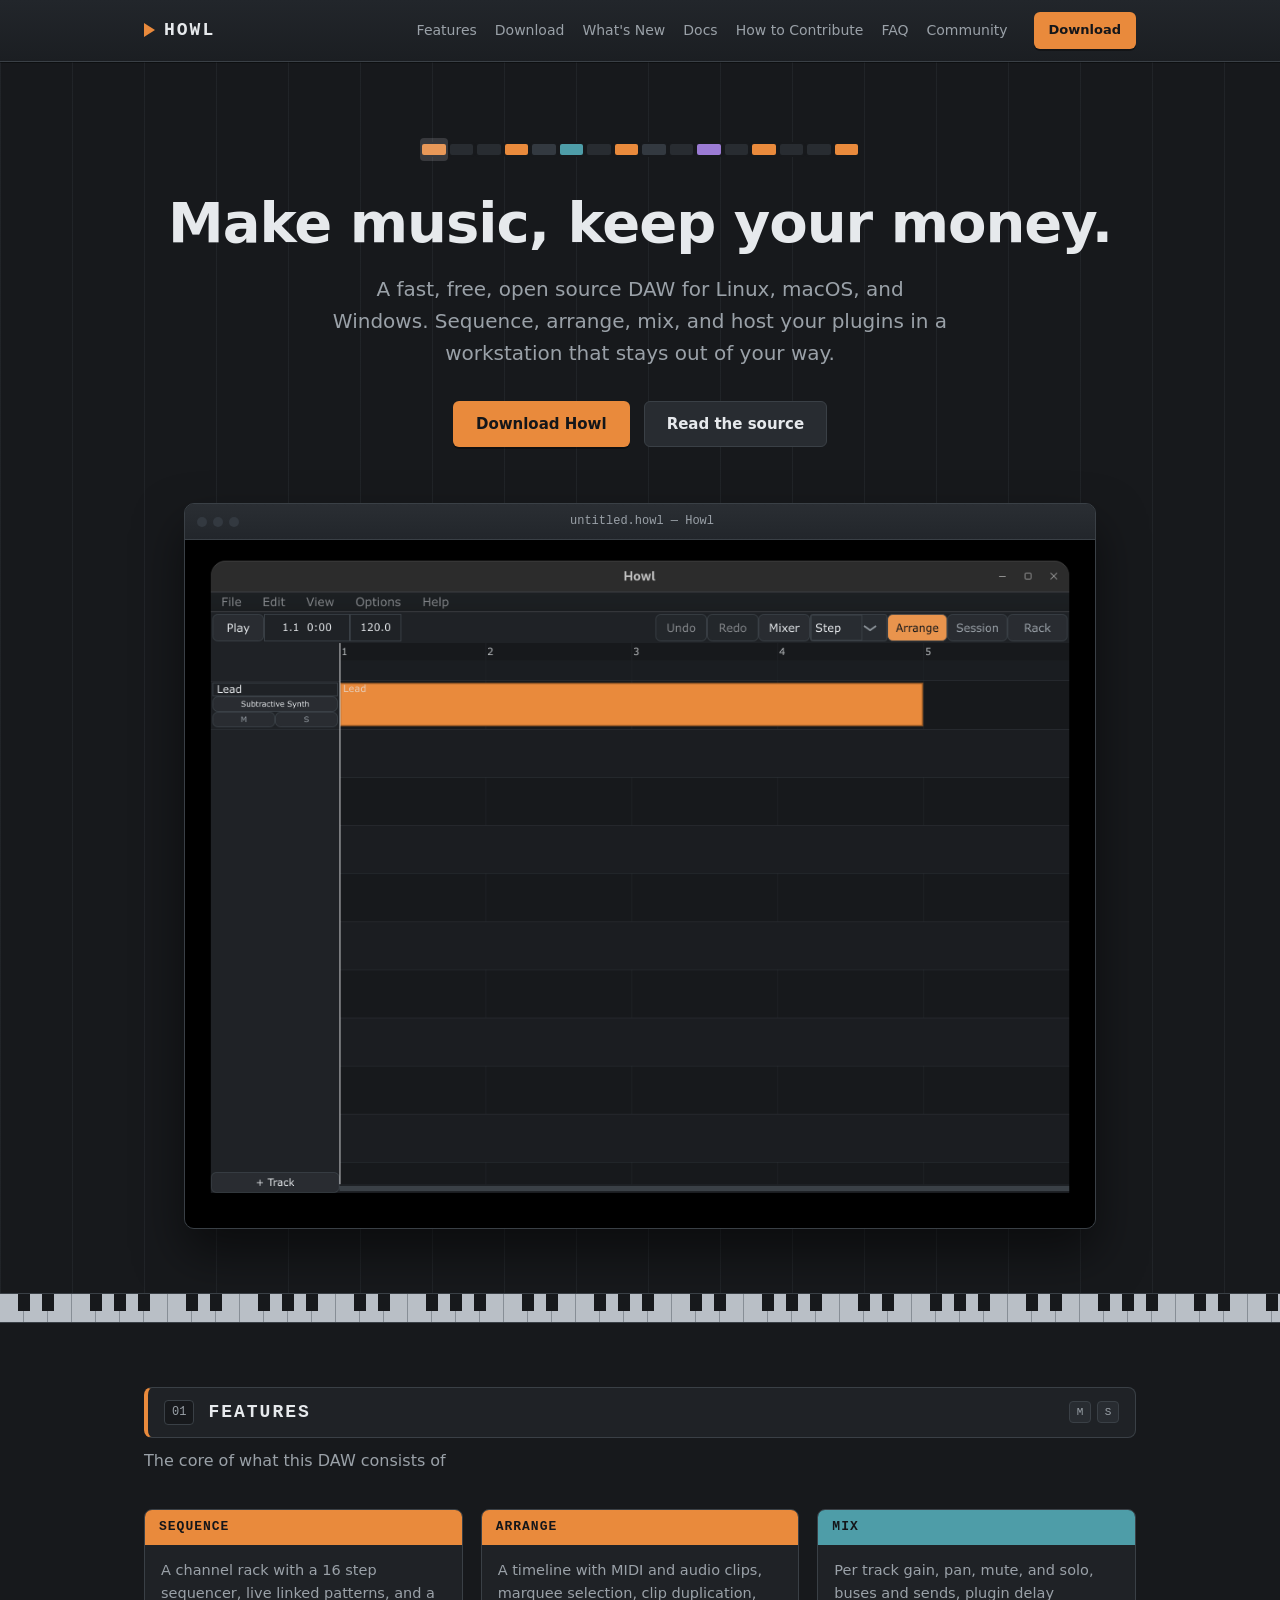
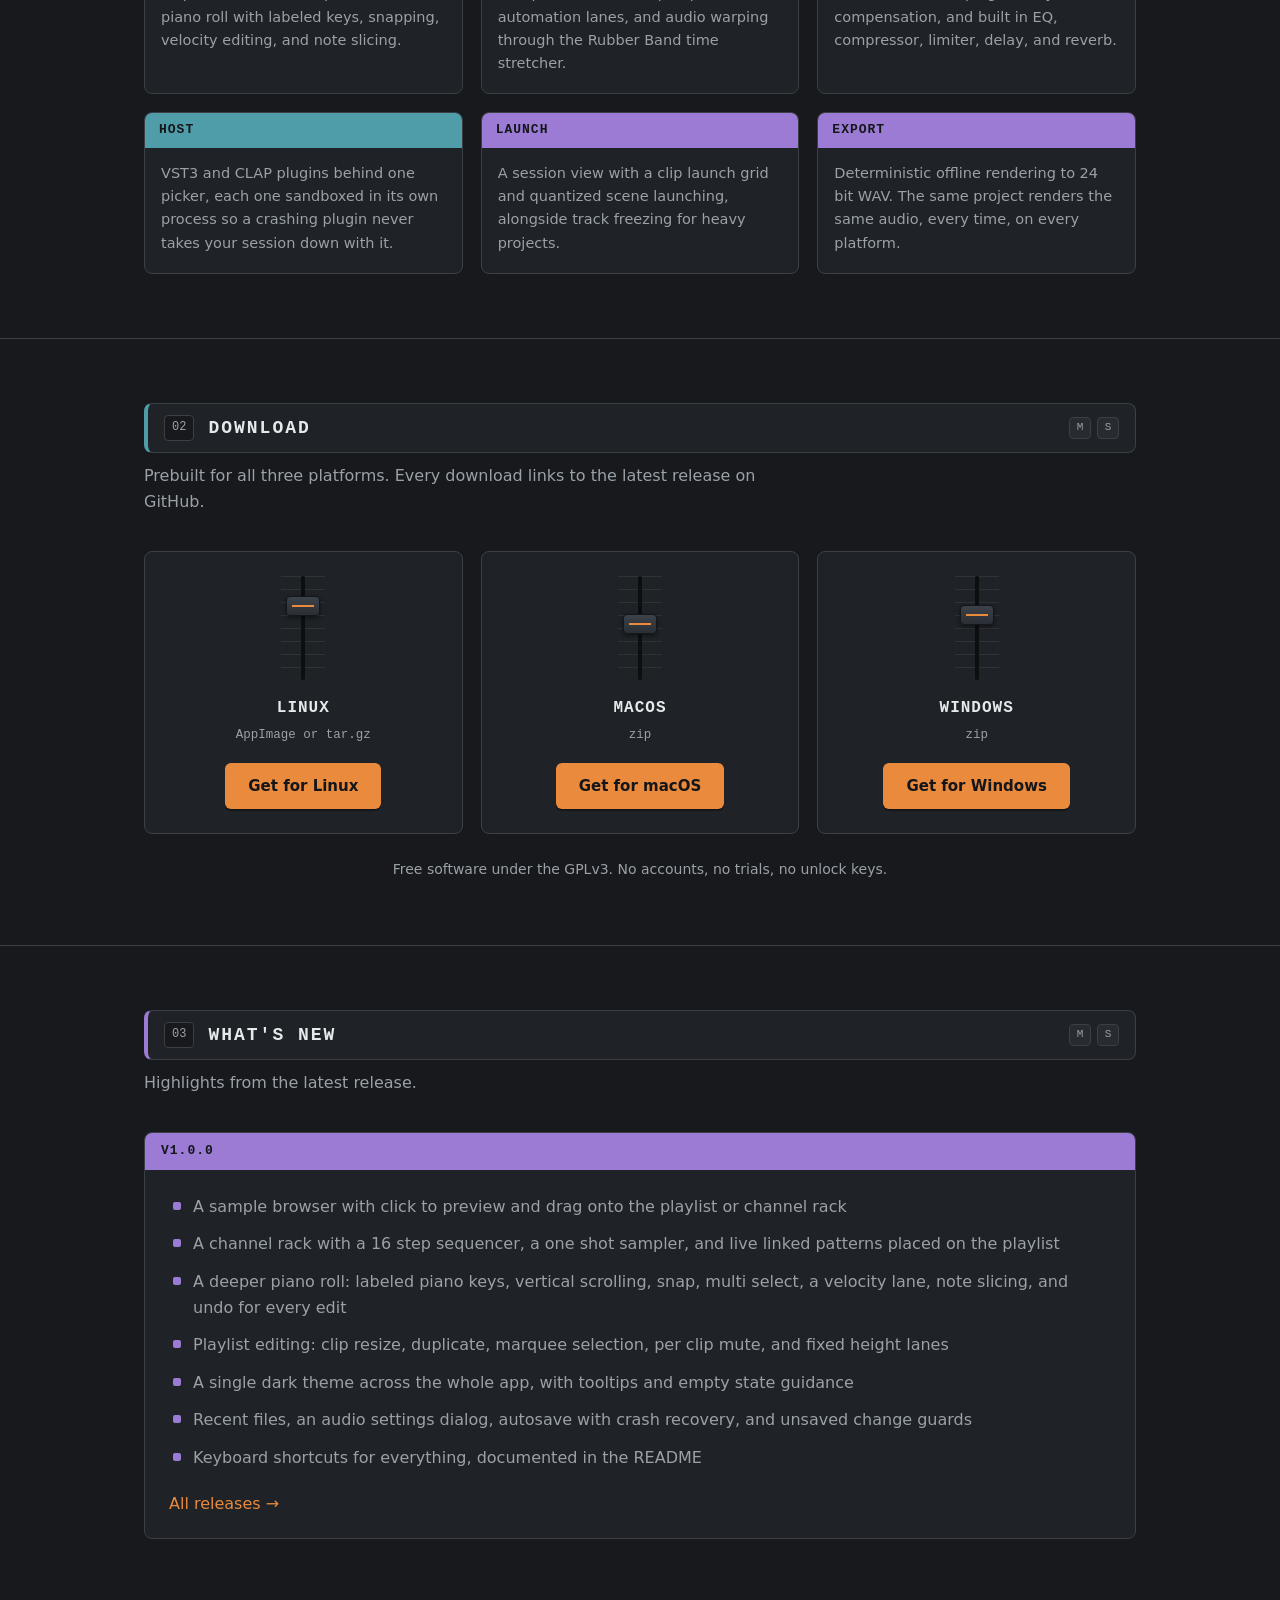
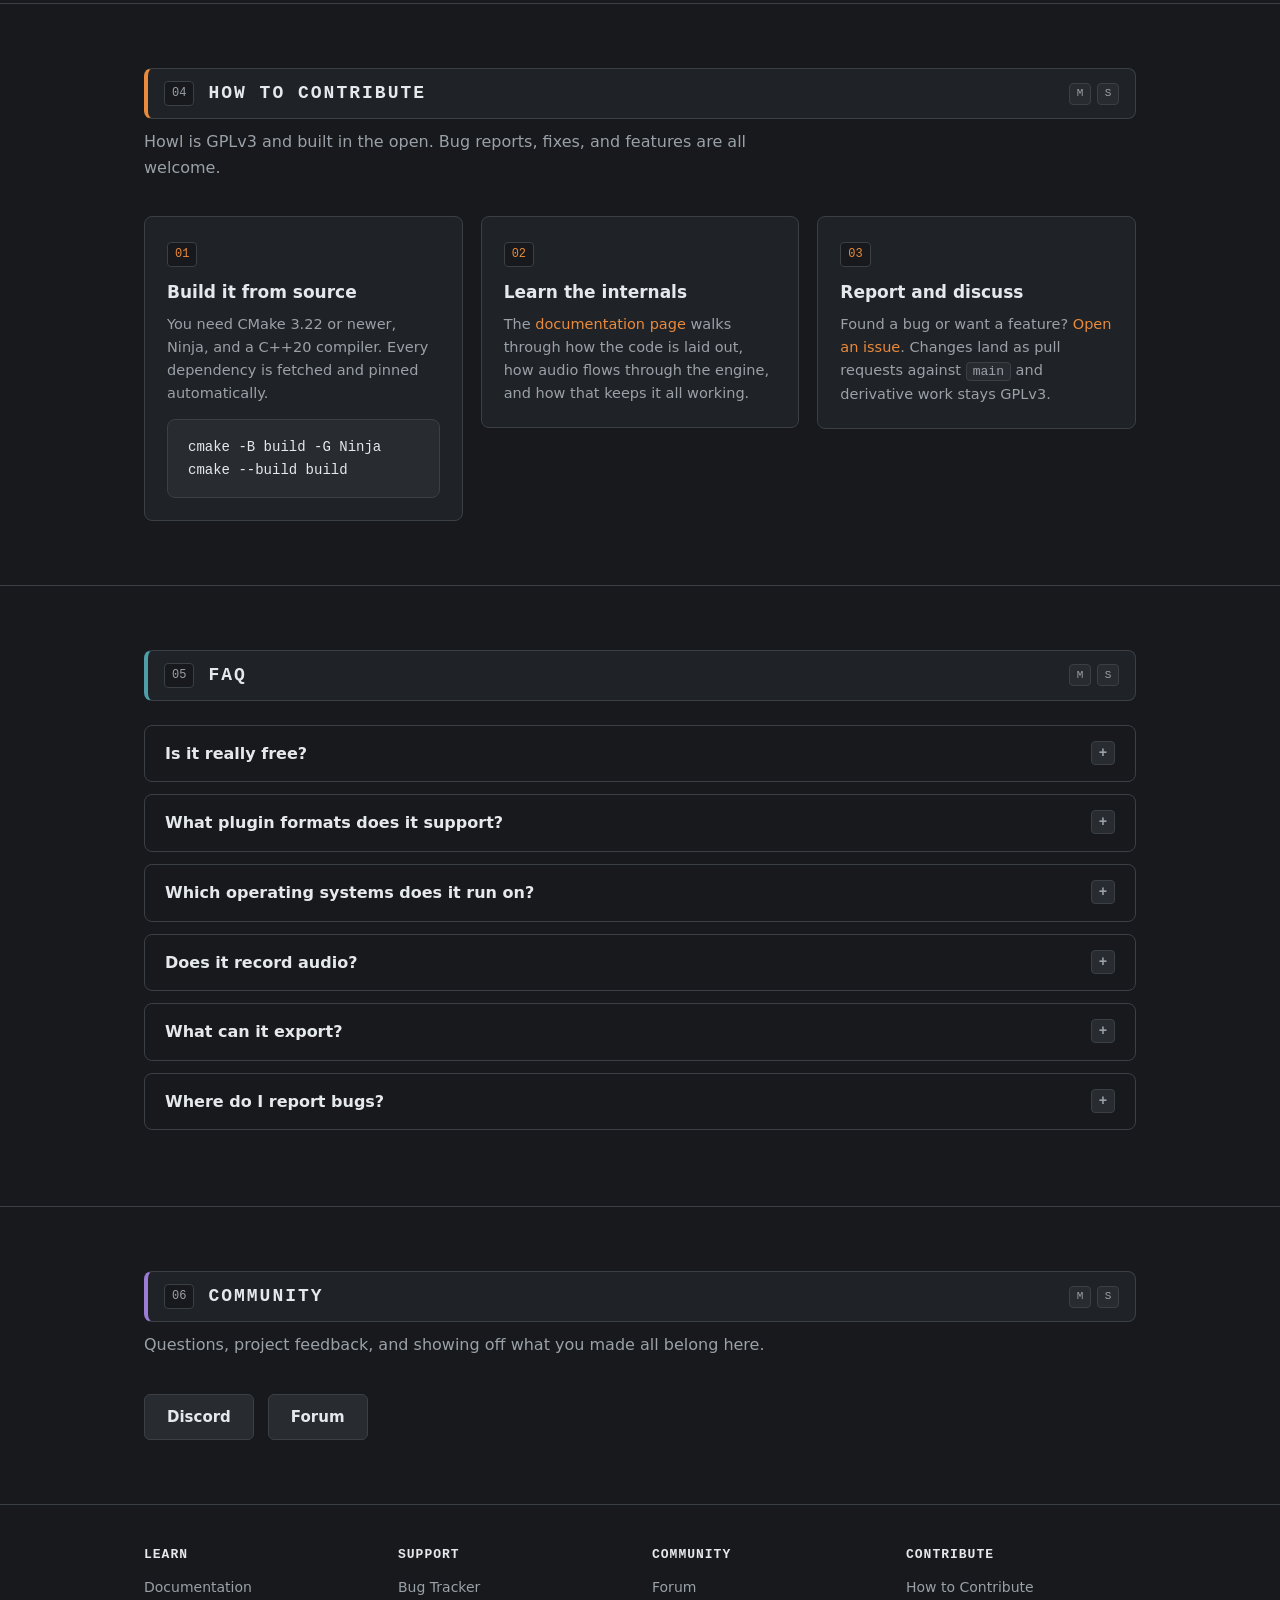
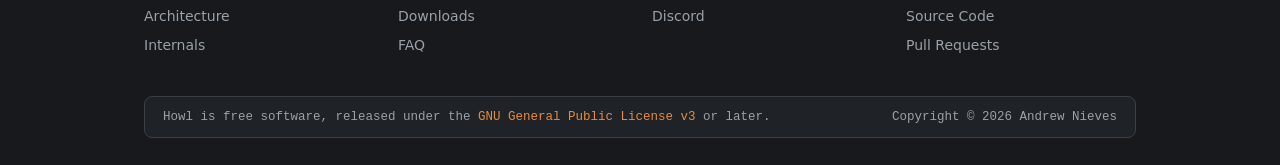
<file: docs/index.html>
<!DOCTYPE html>
<html lang="en">
<head>
    <meta charset="utf-8">
    <meta name="viewport" content="width=device-width, initial-scale=1">
    <title>Howl - A fast, free, open source DAW</title>
    <meta name="description" content="Howl is a fast, free, open source digital audio workstation for Linux, macOS, and Windows, with VST3 and CLAP plugin hosting.">
    <link rel="stylesheet" href="style.css">
</head>
<body>

<nav>
    <div class="nav-inner">
        <a class="wordmark" href="#">Howl</a>
        <div class="nav-links">
            <a href="#features">Features</a>
            <a href="#download">Download</a>
            <a href="#whats-new">What's New</a>
            <a href="documentation.html">Docs</a>
            <a href="#contribute">How to Contribute</a>
            <a href="#faq">FAQ</a>
            <a href="#community">Community</a>
        </div>
        <a class="button button-primary button-small nav-cta" href="https://github.com/ajnieves1/Howl/releases/latest">Download</a>
    </div>
</nav>

<header class="hero">
    <div class="container">
        <div class="seq" aria-hidden="true">
            <span class="on"></span><span></span><span></span><span class="on"></span>
            <span></span><span class="on-audio"></span><span></span><span class="on"></span>
            <span></span><span></span><span class="on-pattern"></span><span></span>
            <span class="on"></span><span></span><span></span><span class="on"></span>
            <div class="seq-playhead"></div>
        </div>
        <h1>Make music, keep your money.</h1>
        <p class="tagline">A fast, free, open source DAW for Linux, macOS, and Windows. Sequence, arrange, mix, and host your plugins in a workstation that stays out of your way.</p>
        <div class="hero-actions">
            <a class="button button-primary" href="https://github.com/ajnieves1/Howl/releases/latest">Download Howl</a>
            <a class="button button-secondary" href="https://github.com/ajnieves1/Howl">Read the source</a>
        </div>
    </div>
    <div class="hero-shot">
        <figure class="app-window">
            <div class="titlebar" aria-hidden="true">
                <span class="tb-dots"><i></i><i></i><i></i></span>
                <span class="tb-title">untitled.howl &mdash; Howl</span>
            </div>
            <img src="image.png" alt="The Howl arrangement view: a dark timeline with MIDI clips, a track header column, and a transport bar">
        </figure>
    </div>
    <div class="piano-strip" aria-hidden="true"></div>
</header>

<main>

<section id="features" class="tint-accent">
    <div class="container">
        <div class="track-head">
            <span class="track-num">01</span>
            <h2>Features</h2>
            <span class="track-btns" aria-hidden="true"><span>M</span><span>S</span></span>
        </div>
        <p class="section-lead">The core of what this DAW consists of</p>
        <div class="card-grid">
            <div class="card tint-accent">
                <h3>Sequence</h3>
                <p>A channel rack with a 16 step sequencer, live linked patterns, and a piano roll with labeled keys, snapping, velocity editing, and note slicing.</p>
            </div>
            <div class="card tint-accent">
                <h3>Arrange</h3>
                <p>A timeline with MIDI and audio clips, marquee selection, clip duplication, automation lanes, and audio warping through the Rubber Band time stretcher.</p>
            </div>
            <div class="card tint-audio">
                <h3>Mix</h3>
                <p>Per track gain, pan, mute, and solo, buses and sends, plugin delay compensation, and built in EQ, compressor, limiter, delay, and reverb.</p>
            </div>
            <div class="card tint-audio">
                <h3>Host</h3>
                <p>VST3 and CLAP plugins behind one picker, each one sandboxed in its own process so a crashing plugin never takes your session down with it.</p>
            </div>
            <div class="card tint-pattern">
                <h3>Launch</h3>
                <p>A session view with a clip launch grid and quantized scene launching, alongside track freezing for heavy projects.</p>
            </div>
            <div class="card tint-pattern">
                <h3>Export</h3>
                <p>Deterministic offline rendering to 24 bit WAV. The same project renders the same audio, every time, on every platform.</p>
            </div>
        </div>
    </div>
</section>

<section id="download" class="tint-audio">
    <div class="container">
        <div class="track-head">
            <span class="track-num">02</span>
            <h2>Download</h2>
            <span class="track-btns" aria-hidden="true"><span>M</span><span>S</span></span>
        </div>
        <p class="section-lead">Prebuilt for all three platforms. Every download links to the latest release on GitHub.</p>
        <div class="download-grid">
            <div class="download-card">
                <div class="fader" aria-hidden="true"><span class="fader-cap"></span></div>
                <h3>Linux</h3>
                <p class="formats">AppImage or tar.gz</p>
                <a class="button button-primary" href="https://github.com/ajnieves1/Howl/releases/latest">Get for Linux</a>
            </div>
            <div class="download-card">
                <div class="fader" aria-hidden="true"><span class="fader-cap"></span></div>
                <h3>macOS</h3>
                <p class="formats">zip</p>
                <a class="button button-primary" href="https://github.com/ajnieves1/Howl/releases/latest">Get for macOS</a>
            </div>
            <div class="download-card">
                <div class="fader" aria-hidden="true"><span class="fader-cap"></span></div>
                <h3>Windows</h3>
                <p class="formats">zip</p>
                <a class="button button-primary" href="https://github.com/ajnieves1/Howl/releases/latest">Get for Windows</a>
            </div>
        </div>
        <p class="license-note">Free software under the GPLv3. No accounts, no trials, no unlock keys.</p>
    </div>
</section>

<section id="whats-new" class="tint-pattern">
    <div class="container">
        <div class="track-head">
            <span class="track-num">03</span>
            <h2>What's New</h2>
            <span class="track-btns" aria-hidden="true"><span>M</span><span>S</span></span>
        </div>
        <p class="section-lead">Highlights from the latest release.</p>
        <div class="release-notes">
            <h3>v1.0.0</h3>
            <ul>
                <li>A sample browser with click to preview and drag onto the playlist or channel rack</li>
                <li>A channel rack with a 16 step sequencer, a one shot sampler, and live linked patterns placed on the playlist</li>
                <li>A deeper piano roll: labeled piano keys, vertical scrolling, snap, multi select, a velocity lane, note slicing, and undo for every edit</li>
                <li>Playlist editing: clip resize, duplicate, marquee selection, per clip mute, and fixed height lanes</li>
                <li>A single dark theme across the whole app, with tooltips and empty state guidance</li>
                <li>Recent files, an audio settings dialog, autosave with crash recovery, and unsaved change guards</li>
                <li>Keyboard shortcuts for everything, documented in the README</li>
            </ul>
            <a class="all-releases" href="https://github.com/ajnieves1/Howl/releases">All releases &rarr;</a>
        </div>
    </div>
</section>

<section id="contribute" class="tint-accent">
    <div class="container">
        <div class="track-head">
            <span class="track-num">04</span>
            <h2>How to Contribute</h2>
            <span class="track-btns" aria-hidden="true"><span>M</span><span>S</span></span>
        </div>
        <p class="section-lead">Howl is GPLv3 and built in the open. Bug reports, fixes, and features are all welcome.</p>
        <div class="contribute-steps">
            <div>
                <h3>Build it from source</h3>
                <p>You need CMake 3.22 or newer, Ninja, and a C++20 compiler. Every dependency is fetched and pinned automatically.</p>
<pre><code>cmake -B build -G Ninja
cmake --build build</code></pre>
            </div>
            <div>
                <h3>Learn the internals</h3>
                <p>The <a href="documentation.html">documentation page</a> walks through how the code is laid out, how audio flows through the engine, and how that keeps it all working.</p>
            </div>
            <div>
                <h3>Report and discuss</h3>
                <p>Found a bug or want a feature? <a href="https://github.com/ajnieves1/Howl/issues">Open an issue</a>. Changes land as pull requests against <code>main</code> and derivative work stays GPLv3.</p>
            </div>
        </div>
    </div>
</section>

<section id="faq" class="faq tint-audio">
    <div class="container">
        <div class="track-head">
            <span class="track-num">05</span>
            <h2>FAQ</h2>
            <span class="track-btns" aria-hidden="true"><span>M</span><span>S</span></span>
        </div>
        <details>
            <summary>Is it really free?</summary>
            <p>Yes. Howl is free software under the GPLv3. There is nothing to buy, no locked features, and no subscription. You can use it, study it, change it, and share it.</p>
        </details>
        <details>
            <summary>What plugin formats does it support?</summary>
            <p>VST3 and CLAP, both behind one picker. VST2 is not supported and will not be. On Linux, Windows plugins can work through yabridge, with the usual caveats bridged plugins bring.</p>
        </details>
        <details>
            <summary>Which operating systems does it run on?</summary>
            <p>Linux, macOS, and Windows. All three are built and tested on every change.</p>
        </details>
        <details>
            <summary>Does it record audio?</summary>
            <p>No. Howl is sequencing first: MIDI, samples, plugins, and imported audio. Recording live input is not part of the current design. There is room for this to change in the future.</p>
        </details>
        <details>
            <summary>What can it export?</summary>
            <p>24 bit WAV through a deterministic offline renderer. Projects themselves save as plain JSON text, so they diff and version cleanly.</p>
        </details>
        <details>
            <summary>Where do I report bugs?</summary>
            <p>On the <a href="https://github.com/ajnieves1/Howl/issues">GitHub issue tracker</a>. A short description and the steps to reproduce are all it takes.</p>
        </details>
    </div>
</section>

<section id="community" class="tint-pattern">
    <div class="container">
        <div class="track-head">
            <span class="track-num">06</span>
            <h2>Community</h2>
            <span class="track-btns" aria-hidden="true"><span>M</span><span>S</span></span>
        </div>
        <p class="section-lead">Questions, project feedback, and showing off what you made all belong here.</p>
        <div class="community-buttons">
            <a class="button button-secondary" href="https://discord.gg/RvAfj8m8q">Discord</a>
            <a class="button button-secondary" href="https://github.com/ajnieves1/Howl/discussions">Forum</a>
        </div>
    </div>
</section>

</main>

<footer>
    <div class="container">
        <div class="footer-grid">
            <div class="footer-col">
                <h4>Learn</h4>
                <ul>
                    <li><a href="documentation.html">Documentation</a></li>
                    <li><a href="https://github.com/ajnieves1/Howl/blob/main/docs/architecture.md">Architecture</a></li>
                    <li><a href="https://github.com/ajnieves1/Howl/blob/main/docs/internals.md">Internals</a></li>
                </ul>
            </div>
            <div class="footer-col">
                <h4>Support</h4>
                <ul>
                    <li><a href="https://github.com/ajnieves1/Howl/issues">Bug Tracker</a></li>
                    <li><a href="https://github.com/ajnieves1/Howl/releases">Downloads</a></li>
                    <li><a href="index.html#faq">FAQ</a></li>
                </ul>
            </div>
            <div class="footer-col">
                <h4>Community</h4>
                <ul>
                    <li><a href="https://github.com/ajnieves1/Howl/discussions">Forum</a></li>
                    <li><a href="https://discord.gg/RvAfj8m8q">Discord</a></li>
                </ul>
            </div>
            <div class="footer-col">
                <h4>Contribute</h4>
                <ul>
                    <li><a href="index.html#contribute">How to Contribute</a></li>
                    <li><a href="https://github.com/ajnieves1/Howl">Source Code</a></li>
                    <li><a href="https://github.com/ajnieves1/Howl/pulls">Pull Requests</a></li>
                </ul>
            </div>
        </div>
        <div class="footer-legal">
            <p>Howl is free software, released under the <a href="https://www.gnu.org/licenses/gpl-3.0.html">GNU General Public License v3</a> or later.</p>
            <p>Copyright &copy; 2026 Andrew Nieves</p>
        </div>
    </div>
</footer>

</body>
</html>
</file>
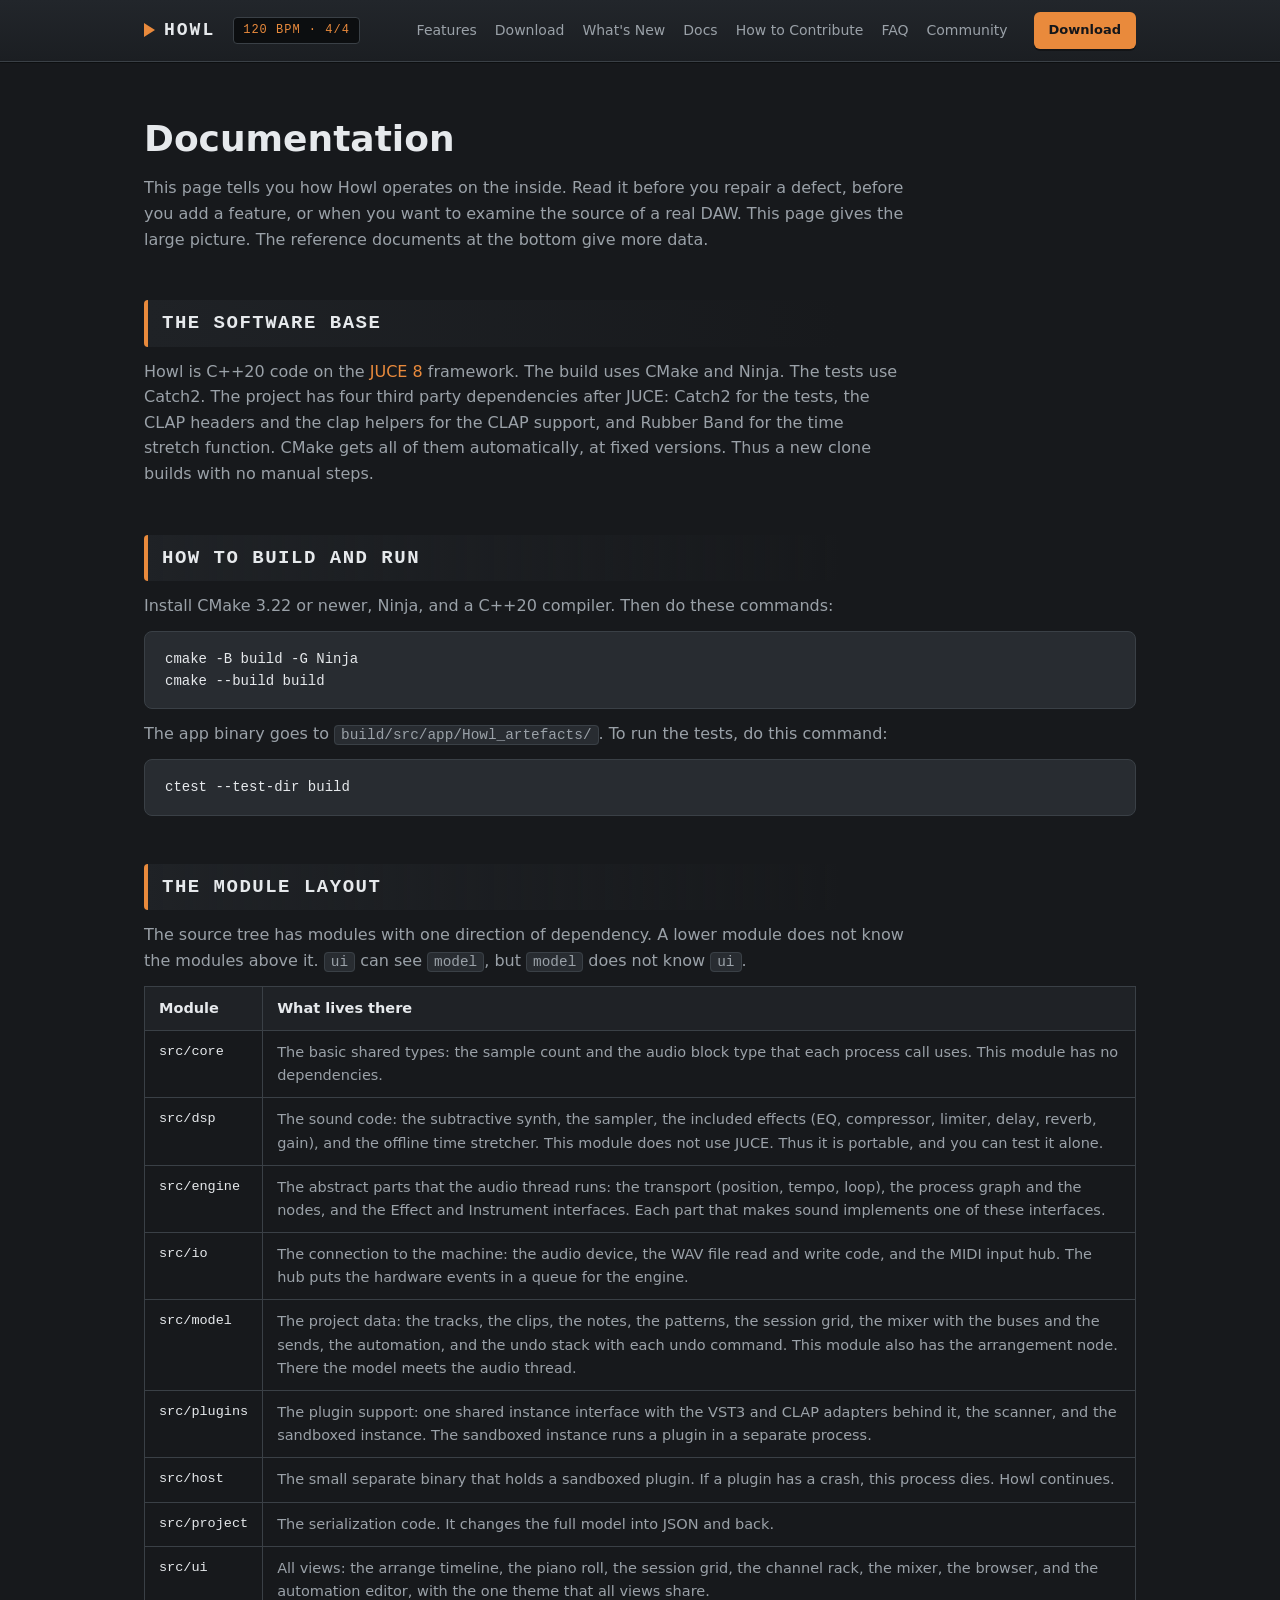
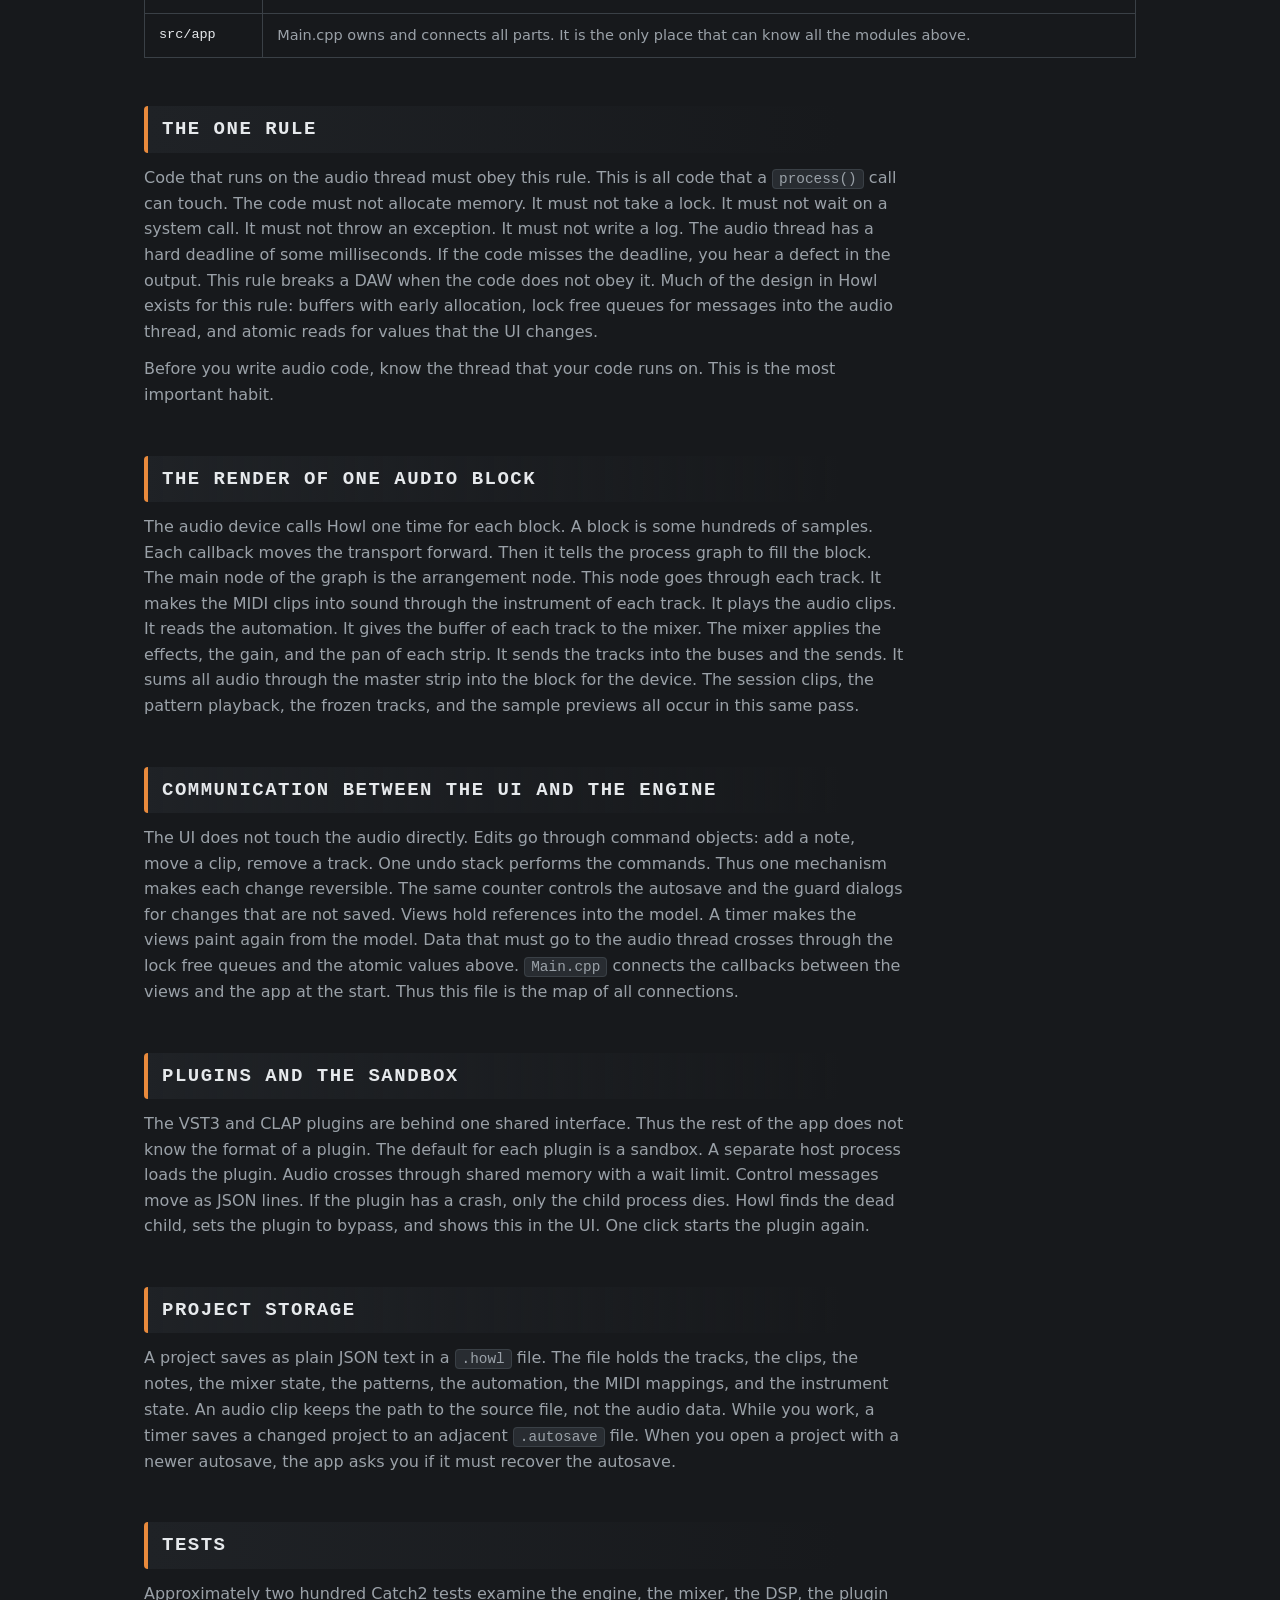
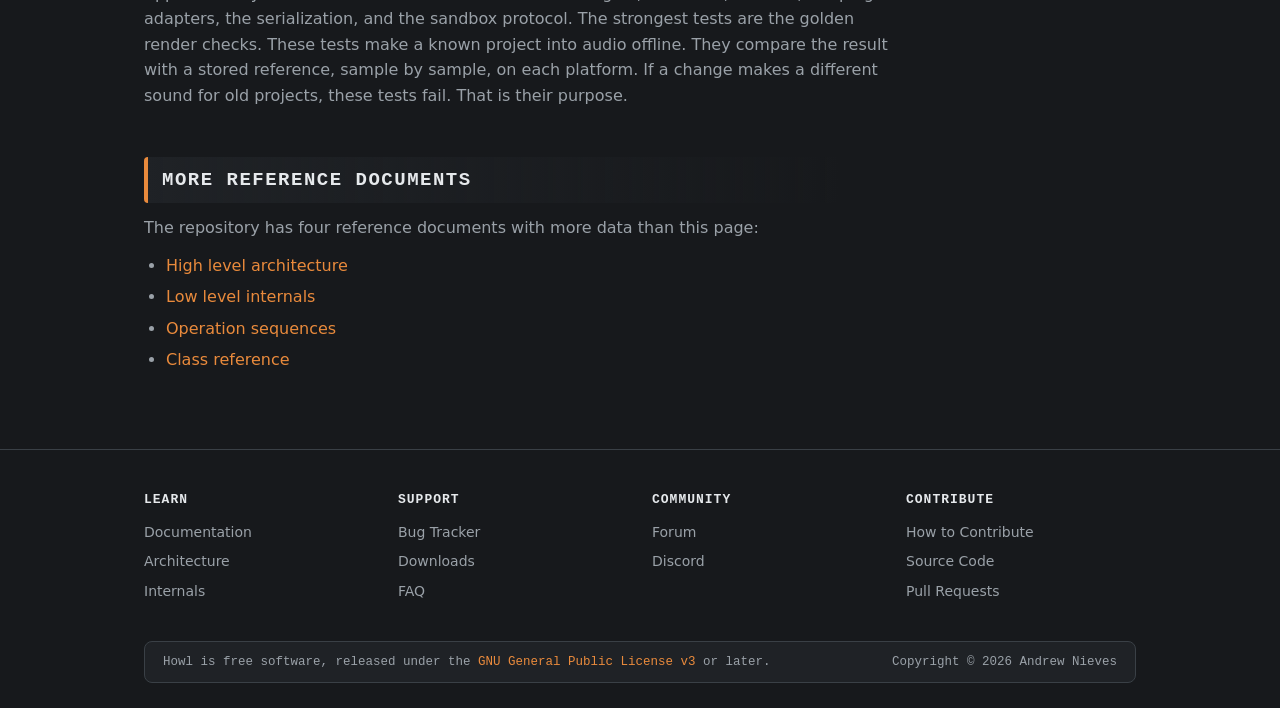
<file: docs/documentation.html>
<!DOCTYPE html>
<html lang="en">
<head>
    <meta charset="utf-8">
    <meta name="viewport" content="width=device-width, initial-scale=1">
    <title>Howl Documentation - How the code works</title>
    <meta name="description" content="A tour of the Howl internals for contributors: the module layout, the audio path, the real time rules, and the build and test steps.">
    <link rel="stylesheet" href="style.css">
</head>
<body>

<nav>
    <div class="nav-inner">
        <a class="wordmark" href="index.html">Howl</a>
        <span class="lcd" aria-hidden="true">120 BPM &middot; 4/4</span>
        <div class="nav-links">
            <a href="index.html#features">Features</a>
            <a href="index.html#download">Download</a>
            <a href="index.html#whats-new">What's New</a>
            <a href="documentation.html">Docs</a>
            <a href="index.html#contribute">How to Contribute</a>
            <a href="index.html#faq">FAQ</a>
            <a href="index.html#community">Community</a>
        </div>
        <a class="button button-primary button-small nav-cta" href="https://github.com/ajnieves1/Howl/releases/latest">Download</a>
    </div>
</nav>

<main class="doc-page">
    <div class="container">

        <h1>Documentation</h1>
        <p class="section-lead">This page tells you how Howl operates on the inside. Read it before you repair a defect, before you add a feature, or when you want to examine the source of a real DAW. This page gives the large picture. The reference documents at the bottom give more data.</p>

        <h2>The software base</h2>
        <p>Howl is C++20 code on the <a href="https://juce.com">JUCE 8</a> framework. The build uses CMake and Ninja. The tests use Catch2. The project has four third party dependencies after JUCE: Catch2 for the tests, the CLAP headers and the clap helpers for the CLAP support, and Rubber Band for the time stretch function. CMake gets all of them automatically, at fixed versions. Thus a new clone builds with no manual steps.</p>

        <h2>How to build and run</h2>
        <p>Install CMake 3.22 or newer, Ninja, and a C++20 compiler. Then do these commands:</p>
<pre><code>cmake -B build -G Ninja
cmake --build build</code></pre>
        <p>The app binary goes to <code>build/src/app/Howl_artefacts/</code>. To run the tests, do this command:</p>
<pre><code>ctest --test-dir build</code></pre>

        <h2>The module layout</h2>
        <p>The source tree has modules with one direction of dependency. A lower module does not know the modules above it. <code>ui</code> can see <code>model</code>, but <code>model</code> does not know <code>ui</code>.</p>
        <table class="module-table">
            <tr><th>Module</th><th>What lives there</th></tr>
            <tr><td>src/core</td><td>The basic shared types: the sample count and the audio block type that each process call uses. This module has no dependencies.</td></tr>
            <tr><td>src/dsp</td><td>The sound code: the subtractive synth, the sampler, the included effects (EQ, compressor, limiter, delay, reverb, gain), and the offline time stretcher. This module does not use JUCE. Thus it is portable, and you can test it alone.</td></tr>
            <tr><td>src/engine</td><td>The abstract parts that the audio thread runs: the transport (position, tempo, loop), the process graph and the nodes, and the Effect and Instrument interfaces. Each part that makes sound implements one of these interfaces.</td></tr>
            <tr><td>src/io</td><td>The connection to the machine: the audio device, the WAV file read and write code, and the MIDI input hub. The hub puts the hardware events in a queue for the engine.</td></tr>
            <tr><td>src/model</td><td>The project data: the tracks, the clips, the notes, the patterns, the session grid, the mixer with the buses and the sends, the automation, and the undo stack with each undo command. This module also has the arrangement node. There the model meets the audio thread.</td></tr>
            <tr><td>src/plugins</td><td>The plugin support: one shared instance interface with the VST3 and CLAP adapters behind it, the scanner, and the sandboxed instance. The sandboxed instance runs a plugin in a separate process.</td></tr>
            <tr><td>src/host</td><td>The small separate binary that holds a sandboxed plugin. If a plugin has a crash, this process dies. Howl continues.</td></tr>
            <tr><td>src/project</td><td>The serialization code. It changes the full model into JSON and back.</td></tr>
            <tr><td>src/ui</td><td>All views: the arrange timeline, the piano roll, the session grid, the channel rack, the mixer, the browser, and the automation editor, with the one theme that all views share.</td></tr>
            <tr><td>src/app</td><td>Main.cpp owns and connects all parts. It is the only place that can know all the modules above.</td></tr>
        </table>

        <h2>The one rule</h2>
        <p>Code that runs on the audio thread must obey this rule. This is all code that a <code>process()</code> call can touch. The code must not allocate memory. It must not take a lock. It must not wait on a system call. It must not throw an exception. It must not write a log. The audio thread has a hard deadline of some milliseconds. If the code misses the deadline, you hear a defect in the output. This rule breaks a DAW when the code does not obey it. Much of the design in Howl exists for this rule: buffers with early allocation, lock free queues for messages into the audio thread, and atomic reads for values that the UI changes.</p>
        <p>Before you write audio code, know the thread that your code runs on. This is the most important habit.</p>

        <h2>The render of one audio block</h2>
        <p>The audio device calls Howl one time for each block. A block is some hundreds of samples. Each callback moves the transport forward. Then it tells the process graph to fill the block. The main node of the graph is the arrangement node. This node goes through each track. It makes the MIDI clips into sound through the instrument of each track. It plays the audio clips. It reads the automation. It gives the buffer of each track to the mixer. The mixer applies the effects, the gain, and the pan of each strip. It sends the tracks into the buses and the sends. It sums all audio through the master strip into the block for the device. The session clips, the pattern playback, the frozen tracks, and the sample previews all occur in this same pass.</p>

        <h2>Communication between the UI and the engine</h2>
        <p>The UI does not touch the audio directly. Edits go through command objects: add a note, move a clip, remove a track. One undo stack performs the commands. Thus one mechanism makes each change reversible. The same counter controls the autosave and the guard dialogs for changes that are not saved. Views hold references into the model. A timer makes the views paint again from the model. Data that must go to the audio thread crosses through the lock free queues and the atomic values above. <code>Main.cpp</code> connects the callbacks between the views and the app at the start. Thus this file is the map of all connections.</p>

        <h2>Plugins and the sandbox</h2>
        <p>The VST3 and CLAP plugins are behind one shared interface. Thus the rest of the app does not know the format of a plugin. The default for each plugin is a sandbox. A separate host process loads the plugin. Audio crosses through shared memory with a wait limit. Control messages move as JSON lines. If the plugin has a crash, only the child process dies. Howl finds the dead child, sets the plugin to bypass, and shows this in the UI. One click starts the plugin again.</p>

        <h2>Project storage</h2>
        <p>A project saves as plain JSON text in a <code>.howl</code> file. The file holds the tracks, the clips, the notes, the mixer state, the patterns, the automation, the MIDI mappings, and the instrument state. An audio clip keeps the path to the source file, not the audio data. While you work, a timer saves a changed project to an adjacent <code>.autosave</code> file. When you open a project with a newer autosave, the app asks you if it must recover the autosave.</p>

        <h2>Tests</h2>
        <p>Approximately two hundred Catch2 tests examine the engine, the mixer, the DSP, the plugin adapters, the serialization, and the sandbox protocol. The strongest tests are the golden render checks. These tests make a known project into audio offline. They compare the result with a stored reference, sample by sample, on each platform. If a change makes a different sound for old projects, these tests fail. That is their purpose.</p>

        <h2>More reference documents</h2>
        <p>The repository has four reference documents with more data than this page:</p>
        <ul>
            <li><a href="https://github.com/ajnieves1/Howl/blob/main/docs/architecture.md">High level architecture</a></li>
            <li><a href="https://github.com/ajnieves1/Howl/blob/main/docs/internals.md">Low level internals</a></li>
            <li><a href="https://github.com/ajnieves1/Howl/blob/main/docs/sequences.md">Operation sequences</a></li>
            <li><a href="https://github.com/ajnieves1/Howl/blob/main/docs/classes.md">Class reference</a></li>
        </ul>

    </div>
</main>

<footer>
    <div class="container">
        <div class="footer-grid">
            <div class="footer-col">
                <h4>Learn</h4>
                <ul>
                    <li><a href="documentation.html">Documentation</a></li>
                    <li><a href="https://github.com/ajnieves1/Howl/blob/main/docs/architecture.md">Architecture</a></li>
                    <li><a href="https://github.com/ajnieves1/Howl/blob/main/docs/internals.md">Internals</a></li>
                </ul>
            </div>
            <div class="footer-col">
                <h4>Support</h4>
                <ul>
                    <li><a href="https://github.com/ajnieves1/Howl/issues">Bug Tracker</a></li>
                    <li><a href="https://github.com/ajnieves1/Howl/releases">Downloads</a></li>
                    <li><a href="index.html#faq">FAQ</a></li>
                </ul>
            </div>
            <div class="footer-col">
                <h4>Community</h4>
                <ul>
                    <li><a href="https://github.com/ajnieves1/Howl/discussions">Forum</a></li>
                    <li><a href="https://discord.gg/RvAfj8m8q">Discord</a></li>
                </ul>
            </div>
            <div class="footer-col">
                <h4>Contribute</h4>
                <ul>
                    <li><a href="index.html#contribute">How to Contribute</a></li>
                    <li><a href="https://github.com/ajnieves1/Howl">Source Code</a></li>
                    <li><a href="https://github.com/ajnieves1/Howl/pulls">Pull Requests</a></li>
                </ul>
            </div>
        </div>
        <div class="footer-legal">
            <p>Howl is free software, released under the <a href="https://www.gnu.org/licenses/gpl-3.0.html">GNU General Public License v3</a> or later.</p>
            <p>Copyright &copy; 2026 Andrew Nieves</p>
        </div>
    </div>
</footer>

</body>
</html>
</file>
<file: docs/style.css>
/* Howl website styles. The site borrows the look of the app itself:
   the nav is a transport bar, section headings are track headers, feature
   cards are clips, download cards are mixer strips, and a step sequencer
   runs in the hero. Palette mirrors the app theme exactly:
   window #17191C, panel #1F2226, raised #282C31, hover #333940, border #3A4046,
   text #E6E9EC / #9AA1A8, accent #E98A3C, audio teal #4E9DA8, pattern violet #9B7BD4 */

:root {
    --window-bg: #17191C;
    --panel-bg: #1F2226;
    --raised-bg: #282C31;
    --hover-bg: #333940;
    --border: #3A4046;
    --text-primary: #E6E9EC;
    --text-secondary: #9AA1A8;
    --accent: #E98A3C;
    --audio: #4E9DA8;
    --pattern: #9B7BD4;
    --lcd-bg: #0C0E10;
    --ink-on-tint: #14161A;
    --mono: ui-monospace, "SF Mono", Menlo, Consolas, monospace;
}

* {
    margin: 0;
    padding: 0;
    box-sizing: border-box;
}

html {
    scroll-behavior: smooth;
    scroll-padding-top: 72px;
}

body {
    background: var(--window-bg);
    color: var(--text-primary);
    font-family: system-ui, -apple-system, "Segoe UI", Roboto, "Helvetica Neue", Arial, sans-serif;
    line-height: 1.6;
}

::selection {
    background: var(--accent);
    color: var(--ink-on-tint);
}

a {
    color: var(--accent);
    text-decoration: none;
}

a:hover {
    text-decoration: underline;
}

.container {
    max-width: 1040px;
    margin: 0 auto;
    padding: 0 24px;
}

/* Sticky top navigation, styled like the transport bar */

nav {
    position: sticky;
    top: 0;
    z-index: 10;
    background: linear-gradient(#22262B, #1B1E22);
    border-bottom: 1px solid var(--border);
    box-shadow: 0 1px 0 rgba(0, 0, 0, 0.4);
}

.nav-inner {
    max-width: 1040px;
    margin: 0 auto;
    padding: 12px 24px;
    display: flex;
    align-items: center;
    gap: 18px;
    flex-wrap: wrap;
}

.wordmark {
    display: inline-flex;
    align-items: center;
    gap: 9px;
    font-family: var(--mono);
    font-size: 18px;
    font-weight: 700;
    color: var(--text-primary);
    letter-spacing: 2px;
    text-transform: uppercase;
}

/* Play triangle in front of the wordmark */
.wordmark::before {
    content: "";
    width: 0;
    height: 0;
    border-left: 11px solid var(--accent);
    border-top: 7px solid transparent;
    border-bottom: 7px solid transparent;
}

.wordmark:hover {
    text-decoration: none;
}

/* Small readout next to the wordmark, like the tempo display */
.lcd {
    font-family: var(--mono);
    font-size: 12px;
    letter-spacing: 1px;
    color: var(--accent);
    background: var(--lcd-bg);
    border: 1px solid var(--border);
    border-radius: 4px;
    padding: 3px 9px;
    white-space: nowrap;
}

.nav-links {
    display: flex;
    gap: 18px;
    flex-wrap: wrap;
    margin-left: auto;
}

.nav-links a {
    color: var(--text-secondary);
    font-size: 14px;
}

.nav-links a:hover {
    color: var(--text-primary);
    text-decoration: none;
}

.nav-cta {
    margin-left: 8px;
}

/* Buttons */

.button {
    display: inline-block;
    padding: 10px 22px;
    border-radius: 6px;
    font-size: 15px;
    font-weight: 600;
    border: 1px solid transparent;
    transition: filter 0.12s, background 0.12s, transform 0.06s;
}

.button:hover {
    text-decoration: none;
}

.button:active {
    transform: translateY(1px);
}

.button-primary {
    background: var(--accent);
    color: var(--ink-on-tint);
    box-shadow: 0 2px 0 rgba(0, 0, 0, 0.35);
}

.button-primary:hover {
    filter: brightness(1.1);
}

.button-secondary {
    background: var(--raised-bg);
    color: var(--text-primary);
    border-color: var(--border);
}

.button-secondary:hover {
    background: var(--hover-bg);
}

.button-small {
    padding: 7px 14px;
    font-size: 13px;
}

/* Hero, with a faint timeline grid behind it */

.hero {
    text-align: center;
    padding: 80px 0 0;
    background-image: repeating-linear-gradient(90deg, rgba(58, 64, 70, 0.28) 0 1px, transparent 1px 72px);
}

.hero h1 {
    font-size: clamp(34px, 6vw, 56px);
    line-height: 1.15;
    letter-spacing: -1px;
}

.hero .tagline {
    color: var(--text-secondary);
    font-size: clamp(16px, 2.4vw, 20px);
    max-width: 620px;
    margin: 18px auto 0;
}

.hero-actions {
    margin-top: 32px;
    display: flex;
    gap: 14px;
    justify-content: center;
    flex-wrap: wrap;
}

/* Sixteen step sequencer strip above the headline */

.seq {
    position: relative;
    display: grid;
    grid-template-columns: repeat(16, 1fr);
    width: min(440px, 84%);
    margin: 0 auto 34px;
}

.seq span {
    height: 15px;
    background: var(--raised-bg);
    border: 2px solid var(--window-bg);
    border-radius: 4px;
}

/* Beat starts sit a touch lighter, like the rack grid */
.seq span:nth-child(4n + 1) {
    background: var(--hover-bg);
}

.seq span.on {
    background: var(--accent);
}

.seq span.on-audio {
    background: var(--audio);
}

.seq span.on-pattern {
    background: var(--pattern);
}

.seq-playhead {
    position: absolute;
    top: -4px;
    bottom: -4px;
    left: 0;
    width: calc(100% / 16);
    background: rgba(230, 233, 236, 0.16);
    border-radius: 4px;
    animation: seq-sweep 3.2s steps(16, end) infinite;
}

@keyframes seq-sweep {
    from { transform: translateX(0); }
    to { transform: translateX(1600%); }
}

@media (prefers-reduced-motion: reduce) {
    .seq-playhead {
        animation: none;
        opacity: 0;
    }
}

/* Screenshot inside app window chrome */

.hero-shot {
    margin: 56px auto 0;
    max-width: 960px;
    padding: 0 24px;
}

.app-window {
    border: 1px solid var(--border);
    border-radius: 10px;
    overflow: hidden;
    background: var(--panel-bg);
    box-shadow: 0 24px 48px rgba(0, 0, 0, 0.5);
}

.titlebar {
    display: flex;
    align-items: center;
    gap: 10px;
    padding: 8px 12px;
    background: linear-gradient(#2A2E33, #22262B);
    border-bottom: 1px solid var(--border);
}

.tb-dots {
    display: flex;
    gap: 6px;
}

.tb-dots i {
    width: 10px;
    height: 10px;
    border-radius: 50%;
    background: var(--hover-bg);
}

.tb-title {
    margin: 0 auto;
    font-family: var(--mono);
    font-size: 12px;
    color: var(--text-secondary);
    /* Keeps the title visually centered against the dots on the left */
    transform: translateX(-24px);
}

.hero-shot img,
.screenshot-frame {
    width: 100%;
    display: block;
}

/* Placeholder frame for screenshots not yet supplied */

.screenshot-frame {
    background: var(--panel-bg);
    color: var(--text-secondary);
    display: flex;
    align-items: center;
    justify-content: center;
    font-size: 14px;
    aspect-ratio: 16 / 9;
}

/* Piano key strip dividing the hero from the content */

.piano-strip {
    height: 30px;
    margin-top: 64px;
    border-top: 1px solid var(--border);
    border-bottom: 1px solid var(--border);
    background-color: #B9BFC6;
    background-image:
        repeating-linear-gradient(90deg,
            transparent 0 18px, var(--window-bg) 18px 30px,
            transparent 30px 42px, var(--window-bg) 42px 54px,
            transparent 54px 90px, var(--window-bg) 90px 102px,
            transparent 102px 114px, var(--window-bg) 114px 126px,
            transparent 126px 138px, var(--window-bg) 138px 150px,
            transparent 150px 168px),
        repeating-linear-gradient(90deg, transparent 0 23px, #878E96 23px 24px);
    background-size: 168px 62%, 168px 100%;
    background-repeat: repeat-x;
}

/* Sections */

section {
    padding: 64px 0;
}

section + section {
    border-top: 1px solid var(--border);
}

/* Per section tint, used by the track header tab and anything inside */

.tint-accent { --tint: var(--accent); }
.tint-audio { --tint: var(--audio); }
.tint-pattern { --tint: var(--pattern); }

/* Section headings styled like arrangement track headers */

.track-head {
    display: flex;
    align-items: center;
    gap: 14px;
    padding: 10px 16px;
    margin-bottom: 10px;
    background: var(--panel-bg);
    border: 1px solid var(--border);
    border-left: 4px solid var(--tint, var(--accent));
    border-radius: 8px;
}

.track-num {
    font-family: var(--mono);
    font-size: 12px;
    color: var(--text-secondary);
    background: var(--window-bg);
    border: 1px solid var(--border);
    border-radius: 4px;
    padding: 2px 7px;
}

.track-head h2 {
    font-family: var(--mono);
    font-size: 18px;
    letter-spacing: 2px;
    text-transform: uppercase;
}

.track-btns {
    margin-left: auto;
    display: flex;
    gap: 6px;
}

.track-btns span {
    width: 22px;
    height: 22px;
    display: grid;
    place-items: center;
    font-family: var(--mono);
    font-size: 11px;
    color: var(--text-secondary);
    background: var(--raised-bg);
    border: 1px solid var(--border);
    border-radius: 4px;
}

.section-lead {
    color: var(--text-secondary);
    max-width: 640px;
    margin-bottom: 36px;
}

/* Feature cards, drawn like clips with a colored name bar */

.card-grid {
    display: grid;
    grid-template-columns: repeat(auto-fit, minmax(280px, 1fr));
    gap: 18px;
}

.card {
    background: var(--panel-bg);
    border: 1px solid var(--border);
    border-radius: 8px;
    overflow: hidden;
}

.card h3 {
    background: var(--tint, var(--accent));
    color: var(--ink-on-tint);
    font-family: var(--mono);
    font-size: 13px;
    font-weight: 700;
    letter-spacing: 1px;
    text-transform: uppercase;
    padding: 7px 14px;
}

.card p {
    color: var(--text-secondary);
    font-size: 14.5px;
    padding: 14px 16px 18px;
}

/* Download cards, drawn like mixer channel strips */

.download-grid {
    display: grid;
    grid-template-columns: repeat(auto-fit, minmax(240px, 1fr));
    gap: 18px;
}

.download-card {
    background: var(--panel-bg);
    border: 1px solid var(--border);
    border-radius: 8px;
    padding: 24px;
    text-align: center;
}

.fader {
    position: relative;
    width: 44px;
    height: 104px;
    margin: 0 auto 16px;
    background: repeating-linear-gradient(180deg, rgba(58, 64, 70, 0.55) 0 1px, transparent 1px 13px);
}

/* Fader slot down the middle */
.fader::before {
    content: "";
    position: absolute;
    left: 50%;
    top: 0;
    bottom: 0;
    width: 4px;
    transform: translateX(-50%);
    background: var(--lcd-bg);
    border-radius: 2px;
}

.fader-cap {
    position: absolute;
    left: 50%;
    transform: translateX(-50%);
    width: 34px;
    height: 20px;
    background: linear-gradient(#3C4249, #2A2F35);
    border: 1px solid var(--ink-on-tint);
    border-radius: 4px;
    box-shadow: 0 2px 4px rgba(0, 0, 0, 0.4);
}

/* Center line across the fader cap */
.fader-cap::after {
    content: "";
    position: absolute;
    left: 5px;
    right: 5px;
    top: 50%;
    height: 2px;
    transform: translateY(-50%);
    background: var(--accent);
}

/* Each platform sits at its own level, like a rough mix */
.download-card:nth-child(1) .fader-cap { top: 20px; }
.download-card:nth-child(2) .fader-cap { top: 38px; }
.download-card:nth-child(3) .fader-cap { top: 29px; }

.download-card h3 {
    font-family: var(--mono);
    font-size: 16px;
    letter-spacing: 1px;
    text-transform: uppercase;
    margin-bottom: 4px;
}

.download-card .formats {
    color: var(--text-secondary);
    font-family: var(--mono);
    font-size: 12.5px;
    margin-bottom: 18px;
}

.license-note {
    color: var(--text-secondary);
    font-size: 14px;
    margin-top: 24px;
    text-align: center;
}

/* What's new, drawn like a pattern clip */

.release-notes {
    background: var(--panel-bg);
    border: 1px solid var(--border);
    border-radius: 8px;
    overflow: hidden;
}

.release-notes h3 {
    background: var(--pattern);
    color: var(--ink-on-tint);
    font-family: var(--mono);
    font-size: 13px;
    letter-spacing: 1px;
    text-transform: uppercase;
    padding: 8px 16px;
}

.release-notes ul {
    list-style: none;
    padding: 18px 24px 4px;
}

.release-notes li {
    padding: 6px 0 6px 24px;
    position: relative;
    color: var(--text-secondary);
}

/* Step cell bullets */
.release-notes li::before {
    content: "";
    position: absolute;
    left: 4px;
    top: 14px;
    width: 8px;
    height: 8px;
    border-radius: 2px;
    background: var(--pattern);
}

.release-notes .all-releases {
    display: inline-block;
    margin: 10px 24px 22px;
}

/* Contribute steps, numbered like pattern slots */

.contribute-steps {
    counter-reset: step;
    display: grid;
    grid-template-columns: repeat(auto-fit, minmax(280px, 1fr));
    gap: 18px;
    align-items: start;
}

.contribute-steps > div {
    counter-increment: step;
    background: var(--panel-bg);
    border: 1px solid var(--border);
    border-radius: 8px;
    padding: 22px;
}

.contribute-steps > div::before {
    content: counter(step, decimal-leading-zero);
    display: inline-block;
    font-family: var(--mono);
    font-size: 12px;
    color: var(--tint, var(--accent));
    background: var(--window-bg);
    border: 1px solid var(--border);
    border-radius: 4px;
    padding: 2px 7px;
    margin-bottom: 12px;
}

.contribute-steps h3 {
    font-size: 17px;
    margin-bottom: 6px;
}

.contribute-steps p {
    color: var(--text-secondary);
    font-size: 14.5px;
}

pre {
    background: var(--raised-bg);
    border: 1px solid var(--border);
    border-radius: 8px;
    padding: 16px 20px;
    margin-top: 14px;
    overflow-x: auto;
    font-size: 14px;
    color: var(--text-primary);
}

code {
    font-family: var(--mono);
}

p code, li code {
    background: var(--raised-bg);
    border: 1px solid var(--border);
    border-radius: 4px;
    padding: 1px 6px;
    font-size: 0.9em;
}

/* FAQ */

/* The FAQ header keeps the color tab; the rows stay plain so the
   header does not read as one of the entries */

.faq .track-head {
    margin-bottom: 24px;
}

.faq details {
    background: var(--window-bg);
    border: 1px solid var(--border);
    border-radius: 8px;
    margin-bottom: 12px;
    overflow: hidden;
}

.faq summary {
    cursor: pointer;
    padding: 15px 20px;
    font-weight: 600;
    list-style: none;
}

.faq summary::-webkit-details-marker {
    display: none;
}

/* Expand marker drawn as a step cell */
.faq summary::after {
    content: "+";
    float: right;
    width: 22px;
    height: 22px;
    display: grid;
    place-items: center;
    font-family: var(--mono);
    font-size: 14px;
    color: var(--text-secondary);
    background: var(--raised-bg);
    border: 1px solid var(--border);
    border-radius: 4px;
    line-height: 1;
}

.faq details[open] summary::after {
    content: "\2212";
    color: var(--ink-on-tint);
    background: var(--tint, var(--audio));
    border-color: var(--tint, var(--audio));
}

.faq summary:hover {
    background: var(--hover-bg);
}

.faq details p {
    padding: 0 20px 16px;
    color: var(--text-secondary);
}

/* Community */

.community-buttons {
    display: flex;
    gap: 14px;
    flex-wrap: wrap;
}

/* Footer */

footer {
    border-top: 1px solid var(--border);
    padding: 40px 0 28px;
    color: var(--text-secondary);
    font-size: 14px;
}

.footer-grid {
    display: grid;
    grid-template-columns: repeat(auto-fit, minmax(160px, 1fr));
    gap: 24px;
    padding-bottom: 32px;
}

.footer-col h4 {
    color: var(--text-primary);
    font-family: var(--mono);
    font-size: 13px;
    letter-spacing: 1px;
    text-transform: uppercase;
    margin-bottom: 10px;
}

.footer-col ul {
    list-style: none;
}

.footer-col li {
    margin-bottom: 7px;
}

.footer-col a {
    color: var(--text-secondary);
}

.footer-col a:hover {
    color: var(--text-primary);
    text-decoration: none;
}

/* Legal line drawn like the status bar at the bottom of the app */

.footer-legal {
    background: var(--panel-bg);
    border: 1px solid var(--border);
    border-radius: 8px;
    padding: 10px 18px;
    display: flex;
    justify-content: space-between;
    gap: 8px 24px;
    flex-wrap: wrap;
    font-family: var(--mono);
    font-size: 12.5px;
}

/* Documentation page */

.doc-page {
    padding: 48px 0 64px;
}

.doc-page h1 {
    font-size: 36px;
    margin-bottom: 8px;
}

.doc-page > .container > p.section-lead {
    margin-bottom: 40px;
}

.doc-page h2 {
    font-family: var(--mono);
    font-size: 19px;
    letter-spacing: 1.5px;
    text-transform: uppercase;
    margin: 48px 0 12px;
    padding: 8px 0 8px 14px;
    border-left: 4px solid var(--accent);
    background: linear-gradient(90deg, var(--panel-bg), transparent 70%);
    border-radius: 4px;
}

.doc-page h3 {
    font-size: 17px;
    margin: 22px 0 6px;
}

.doc-page p {
    color: var(--text-secondary);
    margin-bottom: 12px;
    max-width: 760px;
}

.doc-page ul {
    color: var(--text-secondary);
    margin: 0 0 12px 22px;
}

.doc-page li {
    margin-bottom: 6px;
}

.doc-page pre {
    margin: 0 0 12px;
}

.module-table {
    width: 100%;
    border-collapse: collapse;
    font-size: 14.5px;
    margin-bottom: 12px;
}

.module-table th,
.module-table td {
    text-align: left;
    padding: 10px 14px;
    border: 1px solid var(--border);
    vertical-align: top;
}

.module-table th {
    background: var(--panel-bg);
    color: var(--text-primary);
    white-space: nowrap;
}

.module-table td {
    color: var(--text-secondary);
}

.module-table td:first-child {
    color: var(--text-primary);
    font-family: var(--mono);
    font-size: 13.5px;
    white-space: nowrap;
}

@media (max-width: 640px) {
    .nav-links {
        gap: 12px;
    }

    .lcd {
        display: none;
    }

    .hero {
        padding: 56px 0 0;
    }

    .piano-strip {
        margin-top: 44px;
    }

    section {
        padding: 44px 0;
    }

    .track-btns {
        display: none;
    }

    .module-table {
        display: block;
        overflow-x: auto;
    }
}
</file>
